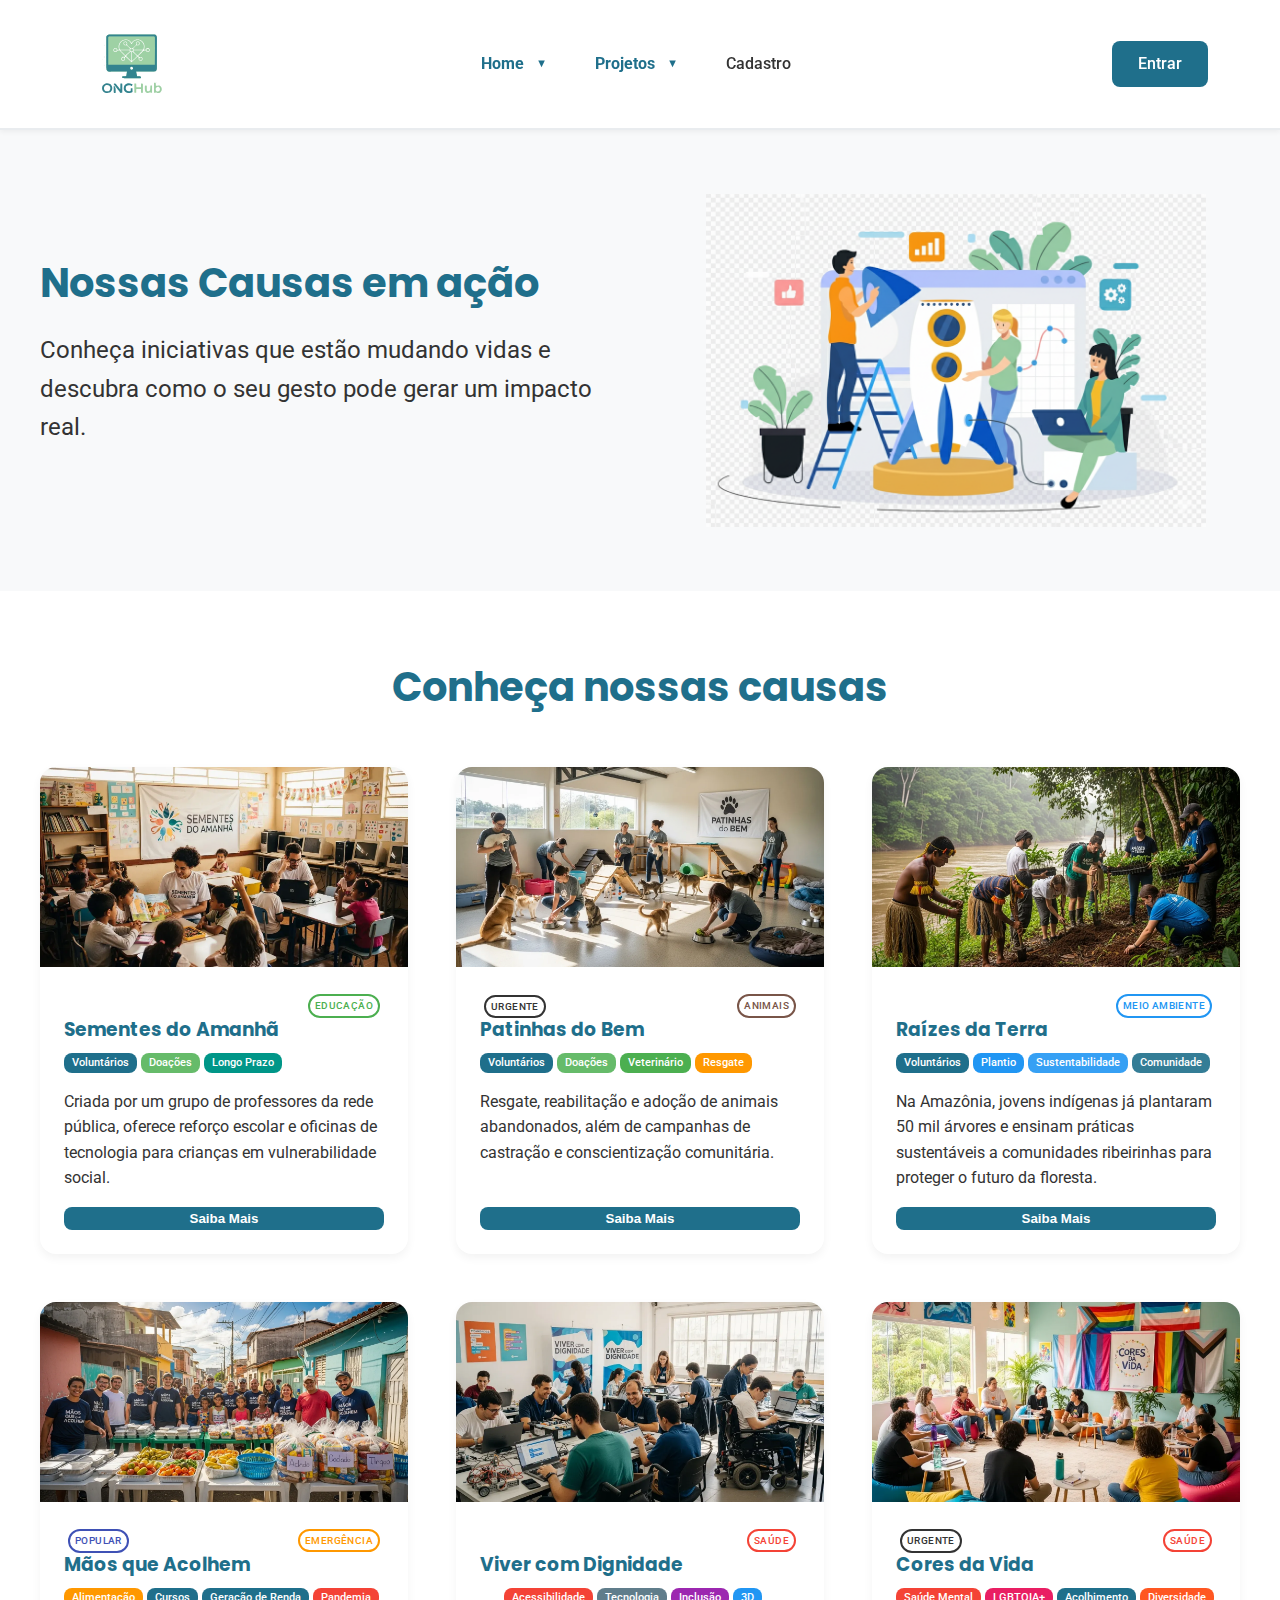
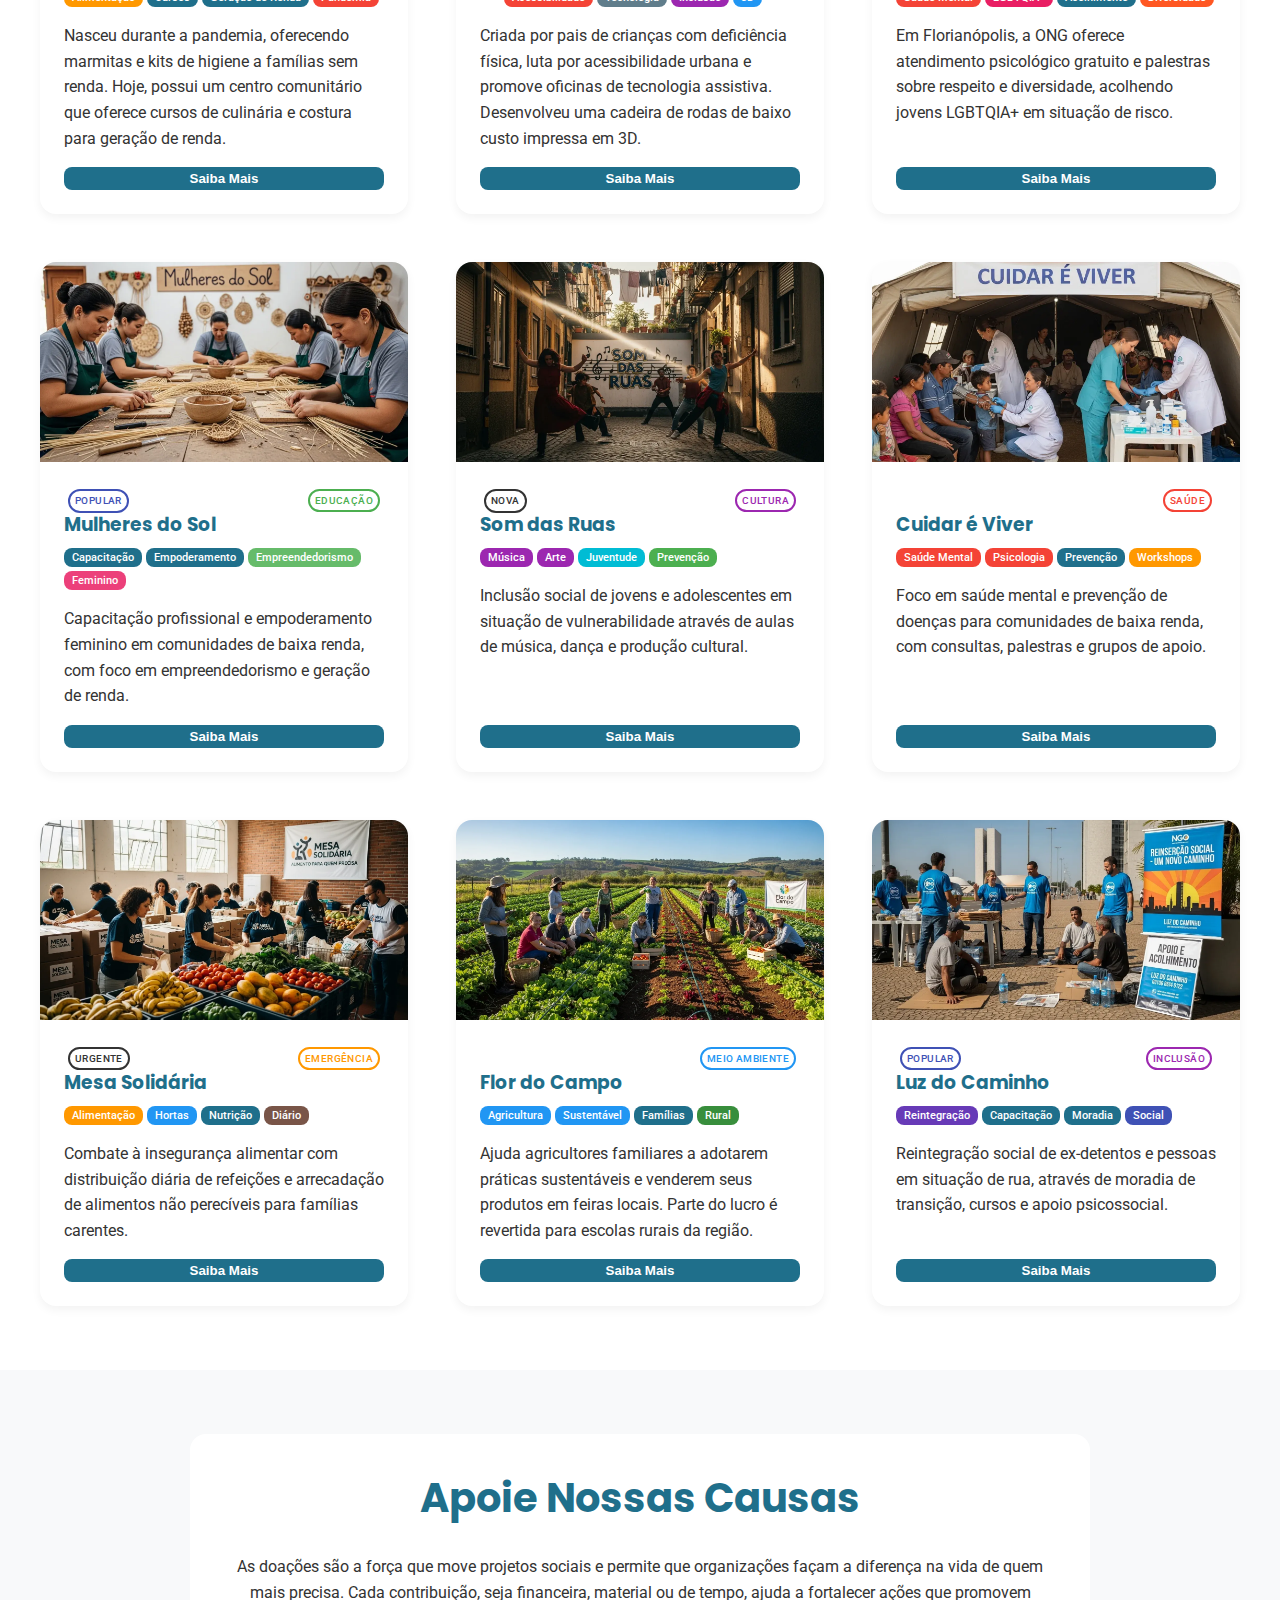
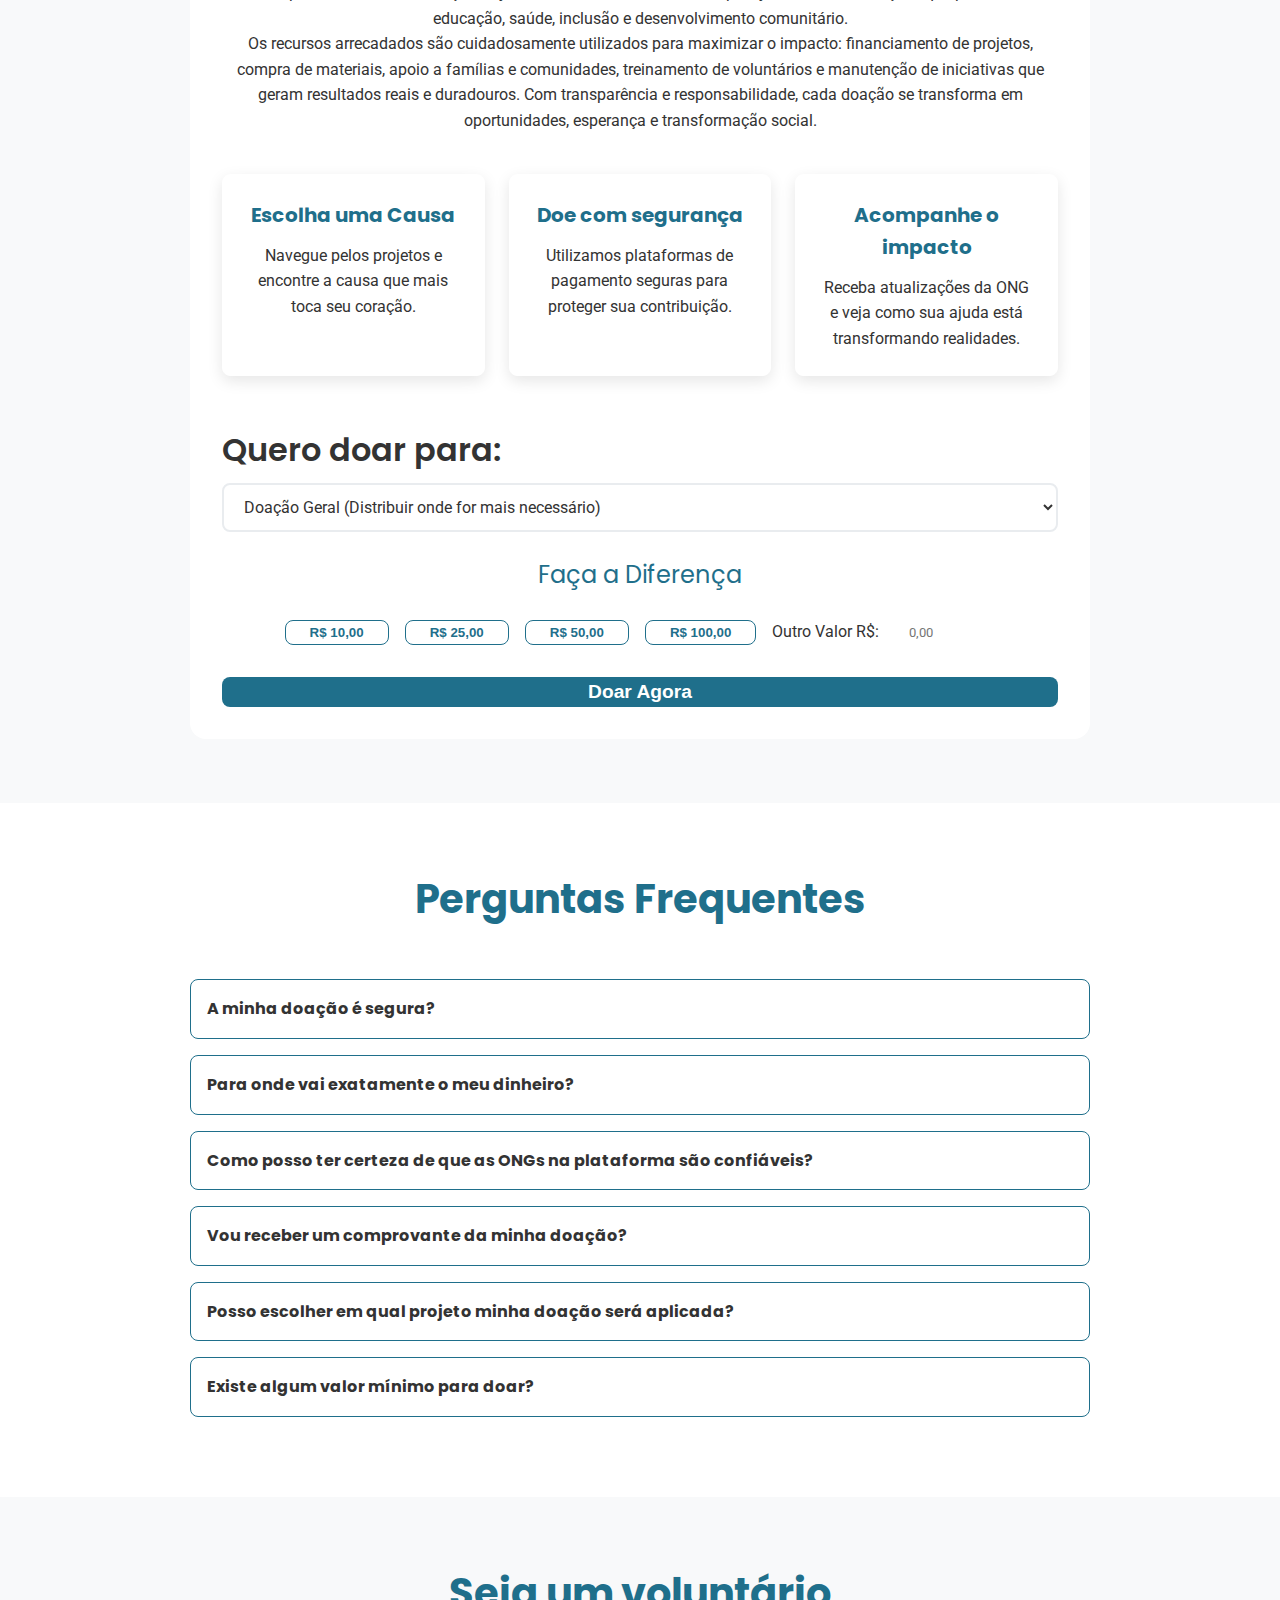
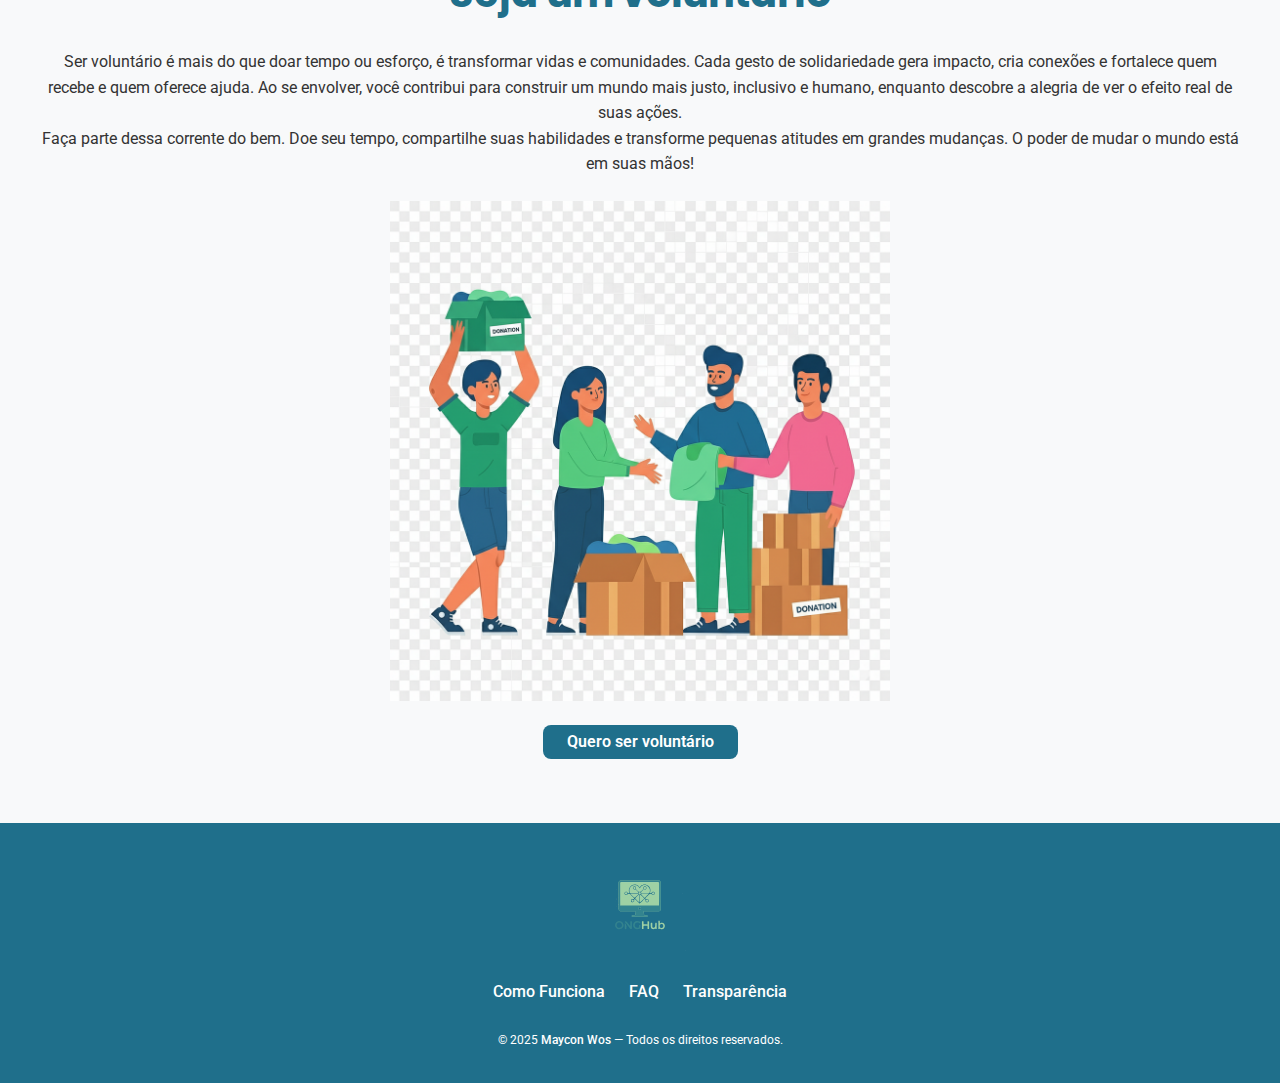
<file: ONGHub/wwwroot/projetos.min.html>
<!DOCTYPE html>
<html lang=pt-BR>
<head>
<meta charset=UTF-8>
<meta name=viewport content="width=device-width, initial-scale=1.0">
<title>Nossos Projetos - ONGHub</title> <meta name=description content="Conheça os projetos e causas que apoiamos. Descubra como sua doação pode transformar vidas e apoiar iniciativas incríveis.">
<link rel=stylesheet href=assets/css/style.min.css>
</head>
<body>
<header class=header>
<div class=header__container>
<div class=header__logo>
<img src=assets/images/logoONGHub.svg alt="ONGHub - Conectando causas a voluntários">
</div>
<button class=header__btn-mobile aria-label="Abrir menu" aria-expanded=false aria-controls=main-menu>
<span class=hamburger-icon></span>
</button>
<nav class=header__menu id=main-menu>
<ul class=nav__list>
<li class="nav__item nav__item--dropdown">
<a href=index.html class=nav__link aria-expanded=false aria-current=page>
Home
<span class=dropdown-arrow>▼</span>
</a>
<ul class=submenu>
<li><a href=index.html#sobre class=submenu__link>Sobre</a></li>
<li><a href=index.html#pilares class=submenu__link>Pilares</a></li>
<li><a href=index.html#impacto class=submenu__link>Impacto</a></li>
<li><a href=index.html#contato class=submenu__link>Contato</a></li>
</ul>
</li>
<li class="nav__item nav__item--dropdown">
<a href=projetos.html class=nav__link aria-expanded=false aria-current=page>
Projetos
<span class=dropdown-arrow>▼</span>
</a>
<ul class=submenu>
<li><a href=projetos.html#causas class=submenu__link>Causas</a></li>
<li><a href=projetos.html#doar-agora class=submenu__link>Apoie</a></li>
<li><a href=projetos.html#como-doar class=submenu__link>Como Doar</a></li>
<li><a href=projetos.html#faq class=submenu__link>FAQ</a></li>
<li><a href=projetos.html#seja-voluntario class=submenu__link>Seja Voluntário</a></li>
</ul>
</li>
<li class=nav__item><a href=cadastro.html class=nav__link>Cadastro</a></li>
</ul>
<a href=login.html class="btn btn--login">Entrar</a>
</nav>
</div>
</header>
<main>
<section class=home>
<div class=home__container>
<div class=home__content>
<div class=home__left>
<h1>Nossas Causas em ação</h1>
<p class=home__subtitle>Conheça iniciativas que estão mudando vidas e descubra como o seu gesto pode gerar um impacto real.</p>
</div>
<div class=home__right>
<img src=assets/images/projetos.webp alt="Ilustração dos projetos ONGHub">
</div>
</div>
</div>
</section>
<section class=causas id=causas>
<div class=causas__container>
<h2>Conheça nossas causas</h2>
<div class=causas__grid>
<article class=causa-card>
<img src=assets/images/SementesDoAmanhaCapa.webp alt="Imagem Sementes do Amanhã">
<div class=causa-card__header>
<h3>Sementes do Amanhã</h3>
<div class=causa-card__categoria>
<span class="badge badge--educacao">Educação</span>
</div>
</div>
<div class=causa-card__badges>
<span class="badge badge--nova">Nova</span>
<span class="badge badge--popular">Popular</span>
</div>
<div class=causa-card__tags>
<span class="tag tag--voluntario">Voluntários</span>
<span class="tag tag--doacao">Doações</span>
<span class="tag tag--longo-prazo">Longo Prazo</span>
</div>
<p class=resumo>Criada por um grupo de professores da rede pública, oferece reforço escolar e oficinas de tecnologia para crianças em vulnerabilidade social.</p>
<div class=conteudo-expandido id=desc-sementes hidden>
<p class=descricao-completa>Fundada em 2017 por um grupo de professores da rede pública, a ONG nasceu do sonho de reduzir a evasão escolar em comunidades de baixa renda. Hoje atende mais de 420 crianças por ano, oferecendo oficinas de robótica e acesso gratuito à internet.</p>
<div class=gallery-component>
<div class=gallery-main-view>
<div class="gallery-media-item active" data-index=0>
<div class=custom-play-overlay>
<button class=play-button aria-label="Reproduzir vídeo">
▶
</button>
</div>
<video controls preload=none poster=assets/images/galeria/SementesDoAmanhaVideo-thumb.webp>
<source src=assets/videos/SementesDoAmanhaVideo.webm type=video/webm>
<source src=assets/videos/SementesDoAmanhaVideo.mp4 type=video/mp4>
</video>
</div>
<div class=gallery-media-item data-index=1><img src=assets/images/galeria/SementesDoAmanha1.webp alt="Oficina de robótica" loading=lazy></div>
<div class=gallery-media-item data-index=2><img src=assets/images/galeria/SementesDoAmanha2.webp alt="Crianças estudando" loading=lazy></div>
<div class=gallery-media-item data-index=3><img src=assets/images/galeria/SementesDoAmanha3.webp alt="Professora ensinando" loading=lazy></div>
<div class=gallery-media-item data-index=4><img src=assets/images/galeria/SementesDoAmanha4.webp alt="Mural escolar" loading=lazy></div>
<div class=gallery-media-item data-index=5><img src=assets/images/galeria/SementesDoAmanha5.webp alt=Formatura loading=lazy></div>
<button class="gallery-arrow prev" aria-label="Mídia anterior">&lt;</button>
<button class="gallery-arrow next" aria-label="Próxima mídia">&gt;</button>
</div>
<div class=gallery-thumbnails>
<img src=assets/images/galeria/SementesDoAmanhaVideo-thumb.webp alt="Miniatura do vídeo" class="gallery-thumb-item active" data-index=0>
<img src=assets/images/galeria/SementesDoAmanha1.webp alt="Miniatura Imagem 1" class=gallery-thumb-item data-index=1>
<img src=assets/images/galeria/SementesDoAmanha2.webp alt="Miniatura Imagem 2" class=gallery-thumb-item data-index=2>
<img src=assets/images/galeria/SementesDoAmanha3.webp alt="Miniatura Imagem 3" class=gallery-thumb-item data-index=3>
<img src=assets/images/galeria/SementesDoAmanha4.webp class=gallery-thumb-item data-index=4>
<img src=assets/images/galeria/SementesDoAmanha5.webp class=gallery-thumb-item data-index=5>
</div>
</div>
<a href=#doar-agora class="btn btn--doar-especifico" data-causa=sementes-do-amanha>Apoiar esta Causa</a>
</div>
<button class="btn btn--saiba-mais" aria-expanded=false aria-controls=desc-sementes>Saiba Mais</button>
</article>
<article class=causa-card>
<img src=assets/images/PatinhasDoBemCapa.webp alt="Imagem Patinhas do Bem">
<div class=causa-card__header>
<h3>Patinhas do Bem</h3>
<div class=causa-card__categoria>
<span class="badge badge--animais">Animais</span>
</div>
<div class=causa-card__badges>
<span class="badge badge--urgente">Urgente</span>
</div>
</div>
<div class=causa-card__tags>
<span class="tag tag--voluntario">Voluntários</span>
<span class="tag tag--doacao">Doações</span>
<span class="tag tag--veterinario">Veterinário</span>
<span class="tag tag--resgate">Resgate</span>
</div>
<p class=resumo>Resgate, reabilitação e adoção de animais abandonados, além de campanhas de castração e conscientização comunitária.</p>
<div class=conteudo-expandido id=desc-patinhas hidden>
<p class=descricao-completa>A Patinhas do Bem atua desde 2010 resgatando animais em situação de risco. Mantemos um abrigo com capacidade para 150 cães e gatos, e realizamos feiras de adoção mensais. Nosso foco é na saúde e bem-estar, proporcionando uma segunda chance a cada vida.</p>
<div class=gallery-component>
<div class=gallery-main-view>
<div class="gallery-media-item active" data-index=0>
<div class=custom-play-overlay>
<button class=play-button aria-label="Reproduzir vídeo">
▶
</button>
</div>
<video controls preload=none poster=assets/images/galeria/PatinhasDoBemVideo-thumb.webp>
<source src=assets/videos/PatinhasDoBemVideo.webm type=video/webm>
<source src=assets/videos/PatinhasDoBemVideo.mp4 type=video/mp4>
</video>
</div>
<div class=gallery-media-item data-index=1><img src=assets/images/galeria/PatinhasDoBem1.webp alt="Cachorro sendo adotado" loading=lazy></div>
<div class=gallery-media-item data-index=2><img src=assets/images/galeria/PatinhasDoBem2.webp alt="Gatos brincando" loading=lazy></div>
<div class=gallery-media-item data-index=3><img src=assets/images/galeria/PatinhasDoBem3.webp alt="Veterinário examinando" loading=lazy></div>
<div class=gallery-media-item data-index=4><img src=assets/images/galeria/PatinhasDoBem4.webp alt="Campanha de castração" loading=lazy></div>
<div class=gallery-media-item data-index=5><img src=assets/images/galeria/PatinhasDoBem5.webp alt="Voluntários alimentando" loading=lazy></div>
<button class="gallery-arrow prev" aria-label="Mídia anterior">&lt;</button>
<button class="gallery-arrow next" aria-label="Próxima mídia">&gt;</button>
</div>
<div class=gallery-thumbnails>
<img src=assets/images/galeria/PatinhasDoBemVideo-thumb.webp alt="Miniatura do vídeo" class="gallery-thumb-item active" data-index=0>
<img src=assets/images/galeria/PatinhasDoBem1.webp class=gallery-thumb-item data-index=1>
<img src=assets/images/galeria/PatinhasDoBem2.webp class=gallery-thumb-item data-index=2>
<img src=assets/images/galeria/PatinhasDoBem3.webp class=gallery-thumb-item data-index=3>
<img src=assets/images/galeria/PatinhasDoBem4.webp class=gallery-thumb-item data-index=4>
<img src=assets/images/galeria/PatinhasDoBem5.webp class=gallery-thumb-item data-index=5>
</div>
</div>
<a href=#doar-agora class="btn btn--doar-especifico" data-causa=patinhas-do-bem>Apoiar esta Causa</a>
</div>
<button class="btn btn--saiba-mais" aria-expanded=false aria-controls=desc-patinhas>Saiba Mais</button>
</article>
<article class=causa-card>
<img src=assets/images/RaizesDaTerraCapa.webp alt="Imagem Raízes da Terra">
<div class=causa-card__header>
<h3>Raízes da Terra</h3>
<div class=causa-card__categoria>
<span class="badge badge--ambiente">Meio Ambiente</span>
</div>
</div>
<div class=causa-card__tags>
<span class="tag tag--voluntario">Voluntários</span>
<span class="tag tag--plantio">Plantio</span>
<span class="tag tag--sustentabilidade tag--opacity-90">Sustentabilidade</span>
<span class="tag tag--comunidade tag--opacity-90">Comunidade</span>
</div>
<p class=resumo>Na Amazônia, jovens indígenas já plantaram 50 mil árvores e ensinam práticas sustentáveis a comunidades ribeirinhas para proteger o futuro da floresta.</p>
<div class=conteudo-expandido id=desc-raizes hidden>
<p class=descricao-completa>Criada por jovens indígenas das etnias Tikuna e Baré, a ONG atua na recuperação de áreas desmatadas e no ensino de práticas sustentáveis.
Desde 2016, já plantou mais de 50 mil árvores nativas e capacitou 200 famílias ribeirinhas em reflorestamento e coleta seletiva.
Seu projeto “Floresta Viva” conecta doadores a áreas específicas de reflorestamento, onde cada árvore recebe o nome de quem ajudou a plantá-la.
O grupo sonha em se tornar referência em educação ambiental na Amazônia.</p>
<div class=gallery-component>
<div class=gallery-main-view>
<div class="gallery-media-item active" data-index=0>
<div class=custom-play-overlay>
<button class=play-button aria-label="Reproduzir vídeo">
▶
</button>
</div>
<video controls preload=none poster=assets/images/galeria/RaizesDaTerraVideo-thumb.webp>
<source src=assets/videos/RaizesDaTerraVideo.webm type=video/webm>
<source src=assets/videos/RaizesDaTerraVideo.mp4 type=video/mp4>
</video>
</div>
<div class=gallery-media-item data-index=1><img src=assets/images/galeria/RaizesDaTerra1.webp alt="Plantação agroflorestal" loading=lazy></div>
<div class=gallery-media-item data-index=2><img src=assets/images/galeria/RaizesDaTerra2.webp alt="Viveiro de mudas" loading=lazy></div>
<div class=gallery-media-item data-index=3><img src=assets/images/galeria/RaizesDaTerra3.webp alt="Agricultor no campo" loading=lazy></div>
<div class=gallery-media-item data-index=4><img src=assets/images/galeria/RaizesDaTerra4.webp alt="Curso de agroecologia" loading=lazy></div>
<div class=gallery-media-item data-index=5><img src=assets/images/galeria/RaizesDaTerra5.webp alt="Mata recuperada" loading=lazy></div>
<button class="gallery-arrow prev" aria-label="Mídia anterior">&lt;</button>
<button class="gallery-arrow next" aria-label="Próxima mídia">&gt;</button>
</div>
<div class=gallery-thumbnails>
<img src=assets/images/galeria/RaizesDaTerraVideo-thumb.webp class="gallery-thumb-item active" data-index=0>
<img src=assets/images/galeria/RaizesDaTerra1.webp class=gallery-thumb-item data-index=1>
<img src=assets/images/galeria/RaizesDaTerra2.webp class=gallery-thumb-item data-index=2>
<img src=assets/images/galeria/RaizesDaTerra3.webp class=gallery-thumb-item data-index=3>
<img src=assets/images/galeria/RaizesDaTerra4.webp class=gallery-thumb-item data-index=4>
<img src=assets/images/galeria/RaizesDaTerra5.webp class=gallery-thumb-item data-index=5>
</div>
</div>
<a href=#doar-agora class="btn btn--doar-especifico" data-causa=raizes-da-terra>Apoiar esta Causa</a>
</div>
<button class="btn btn--saiba-mais" aria-expanded=false aria-controls=desc-raizes>Saiba Mais</button>
</article>
<article class=causa-card>
<img src=assets/images/MaosQueAcolhemCapa.webp alt="Imagem Mãos que Acolhem">
<div class=causa-card__header>
<h3>Mãos que Acolhem</h3>
<div class=causa-card__categoria>
<span class="badge badge--emergencia">Emergência</span>
</div>
<div class=causa-card__badges>
<span class="badge badge--popular">Popular</span>
</div>
</div>
<div class=causa-card__tags>
<span class="tag tag--emergencia">Alimentação</span>
<span class="tag tag--voluntario">Cursos</span>
<span class="tag tag--comunidade">Geração de Renda</span>
<span class="tag tag--pandemia">Pandemia</span>
</div>
<p class=resumo>Nasceu durante a pandemia, oferecendo marmitas e kits de higiene a famílias sem renda. Hoje, possui um centro comunitário que oferece cursos de culinária e costura para geração de renda.</p>
<div class=conteudo-expandido id=desc-maos hidden>
<p class=descricao-completa>Nascida durante a pandemia de 2020, a ONG começou distribuindo marmitas feitas por voluntários de um bairro popular.
Com o tempo, ampliou sua atuação e hoje mantém um centro comunitário que oferece 3.000 refeições mensais e cursos gratuitos de culinária e costura.
Mais de 80 mulheres já se formaram e abriram pequenos negócios locais.
A ONG se orgulha de ser um ponto de esperança e acolhimento para quem perdeu tudo.</p>
<div class=gallery-component>
<div class=gallery-main-view>
<div class="gallery-media-item active" data-index=0>
<div class=custom-play-overlay>
<button class=play-button aria-label="Reproduzir vídeo">
▶
</button>
</div>
<video controls preload=none poster=assets/images/galeria/MaosQueAcolhemVideo-thumb.webp>
<source src=assets/videos/MaosQueAcolhemVideo.webm type=video/webm>
<source src=assets/videos/MaosQueAcolhemVideo.mp4 type=video/mp4>
</video>
</div>
<div class=gallery-media-item data-index=1><img src=assets/images/galeria/MaosQueAcolhem1.webp alt="Aula de português" loading=lazy></div>
<div class=gallery-media-item data-index=2><img src=assets/images/galeria/MaosQueAcolhem2.webp alt="Refugiados em entrevista" loading=lazy></div>
<div class=gallery-media-item data-index=3><img src=assets/images/galeria/MaosQueAcolhem3.webp alt="Reunião de apoio" loading=lazy></div>
<div class=gallery-media-item data-index=4><img src=assets/images/galeria/MaosQueAcolhem4.webp alt="Cozinha comunitária" loading=lazy></div>
<div class=gallery-media-item data-index=5><img src=assets/images/galeria/MaosQueAcolhem5.webp alt="Entrega de documentos" loading=lazy></div>
<button class="gallery-arrow prev" aria-label="Mídia anterior">&lt;</button>
<button class="gallery-arrow next" aria-label="Próxima mídia">&gt;</button>
</div>
<div class=gallery-thumbnails>
<img src=assets/images/galeria/MaosQueAcolhemVideo-thumb.webp class="gallery-thumb-item active" data-index=0>
<img src=assets/images/galeria/MaosQueAcolhem1.webp class=gallery-thumb-item data-index=1>
<img src=assets/images/galeria/MaosQueAcolhem2.webp class=gallery-thumb-item data-index=2>
<img src=assets/images/galeria/MaosQueAcolhem3.webp class=gallery-thumb-item data-index=3>
<img src=assets/images/galeria/MaosQueAcolhem4.webp class=gallery-thumb-item data-index=4>
<img src=assets/images/galeria/MaosQueAcolhem5.webp class=gallery-thumb-item data-index=5>
</div>
</div>
<a href=#doar-agora class="btn btn--doar-especifico" data-causa=maos-que-acolhem>Apoiar esta Causa</a>
</div>
<button class="btn btn--saiba-mais" aria-expanded=false aria-controls=desc-maos>Saiba Mais</button>
</article>
<article class=causa-card>
<img src=assets/images/ViverComDignidadeCapa.webp alt="Imagem Viver com Dignidade">
<div class=causa-card__header>
<h3>Viver com Dignidade</h3>
<div class=causa-card__categoria>
<span class="badge badge--saude">Saúde</span>
</div>
<div class=causa-card__tags>
<span class="tag tag--saude">Acessibilidade</span>
<span class="tag tag--tecnologia">Tecnologia</span>
<span class="tag tag--inclusao">Inclusão</span>
<span class="tag tag--3d">3D</span>
</div>
</div>
<p class=resumo>Criada por pais de crianças com deficiência física, luta por acessibilidade urbana e promove oficinas de tecnologia assistiva. Desenvolveu uma cadeira de rodas de baixo custo impressa em 3D.</p>
<div class=conteudo-expandido id=desc-viver hidden>
<p class=descricao-completa>Criada por André Santos, pai de uma criança com paralisia cerebral, a ONG surgiu da necessidade de tornar a cidade mais acessível.
Hoje, conta com uma equipe de engenheiros e designers que desenvolveram uma cadeira de rodas modular de baixo custo, impressa em 3D.
O projeto já beneficiou 150 pessoas com mobilidade reduzida e oferece oficinas de programação e robótica inclusiva.
A missão da ONG é “transformar barreiras em pontes”.</p>
<div class=gallery-component>
<div class=gallery-main-view>
<div class="gallery-media-item active" data-index=0>
<div class=custom-play-overlay>
<button class=play-button aria-label="Reproduzir vídeo">
▶
</button>
</div>
<video controls preload=none poster=assets/images/galeria/ViverComDignidadeVideo-thumb.webp>
<source src=assets/videos/ViverComDignidadeVideo.webm type=video/webm>
<source src=assets/videos/ViverComDignidadeVideo.mp4 type=video/mp4>
</video>
</div>
<div class=gallery-media-item data-index=1><img src=assets/images/galeria/ViverComDignidade1.webp alt="Idosos em atividade" loading=lazy></div>
<div class=gallery-media-item data-index=2><img src=assets/images/galeria/ViverComDignidade2.webp alt="Enfermeira e paciente" loading=lazy></div>
<div class=gallery-media-item data-index=3><img src=assets/images/galeria/ViverComDignidade3.webp alt="Jardim da casa de repouso" loading=lazy></div>
<div class=gallery-media-item data-index=4><img src=assets/images/galeria/ViverComDignidade4.webp alt="Refeição em grupo" loading=lazy></div>
<div class=gallery-media-item data-index=5><img src=assets/images/galeria/ViverComDignidade5.webp alt="Sessão de fisioterapia" loading=lazy></div>
<button class="gallery-arrow prev" aria-label="Mídia anterior">&lt;</button>
<button class="gallery-arrow next" aria-label="Próxima mídia">&gt;</button>
</div>
<div class=gallery-thumbnails>
<img src=assets/images/galeria/ViverComDignidadeVideo-thumb.webp class="gallery-thumb-item active" data-index=0>
<img src=assets/images/galeria/ViverComDignidade1.webp class=gallery-thumb-item data-index=1>
<img src=assets/images/galeria/ViverComDignidade2.webp class=gallery-thumb-item data-index=2>
<img src=assets/images/galeria/ViverComDignidade3.webp class=gallery-thumb-item data-index=3>
<img src=assets/images/galeria/ViverComDignidade4.webp class=gallery-thumb-item data-index=4>
<img src=assets/images/galeria/ViverComDignidade5.webp class=gallery-thumb-item data-index=5>
</div>
</div>
<a href=#doar-agora class="btn btn--doar-especifico" data-causa=viver-com-dignidade>Apoiar esta Causa</a>
</div>
<button class="btn btn--saiba-mais" aria-expanded=false aria-controls=desc-viver>Saiba Mais</button>
</article>
<article class=causa-card>
<img src=assets/images/CoresDaVidaCapa.webp alt="Imagem Cores da Vida">
<div class=causa-card__header>
<h3>Cores da Vida</h3>
<div class=causa-card__categoria>
<span class="badge badge--saude">Saúde</span>
</div>
<div class=causa-card__badges>
<span class="badge badge--urgente">Urgente</span>
</div>
</div>
<div class=causa-card__tags>
<span class="tag tag--saude">Saúde Mental</span>
<span class="tag tag--lgbtqia">LGBTQIA+</span>
<span class="tag tag--comunidade">Acolhimento</span>
<span class="tag tag--diversidade">Diversidade</span>
</div>
<p class=resumo>Em Florianópolis, a ONG oferece atendimento psicológico gratuito e palestras sobre respeito e diversidade, acolhendo jovens LGBTQIA+ em situação de risco.</p>
<div class=conteudo-expandido id=desc-cores hidden>
<p class=descricao-completa>Fundada em 2018 por estudantes universitários, a ONG oferece apoio psicológico gratuito e palestras sobre respeito e diversidade. Já realizou mais de 400 atendimentos psicológicos e 200 palestras em escolas e empresas. Seu projeto “Famílias de Coração” conecta jovens LGBTQIA+ expulsos de casa com famílias acolhedoras. O impacto social da ONG tem sido reconhecido nacionalmente por promover empatia e segurança.</p>
<div class=gallery-component>
<div class=gallery-main-view>
<div class="gallery-media-item active" data-index=0>
<div class=custom-play-overlay>
<button class=play-button aria-label="Reproduzir vídeo">
▶
</button>
</div>
<video controls preload=none poster=assets/images/galeria/CoresDaVidaVideo-thumb.webp>
<source src=assets/videos/CoresDaVidaVideo.webm type=video/webm>
<source src=assets/videos/CoresDaVidaVideo.mp4 type=video/mp4>
</video>
</div>
<div class=gallery-media-item data-index=1><img src=assets/images/galeria/CoresDaVida1.webp alt="Oficina de pintura" loading=lazy></div>
<div class=gallery-media-item data-index=2><img src=assets/images/galeria/CoresDaVida2.webp alt="Pessoas tocando instrumentos" loading=lazy></div>
<div class=gallery-media-item data-index=3><img src=assets/images/galeria/CoresDaVida3.webp alt="Apresentação de teatro" loading=lazy></div>
<div class=gallery-media-item data-index=4><img src=assets/images/galeria/CoresDaVida4.webp alt="Exposição de arte" loading=lazy></div>
<div class=gallery-media-item data-index=5><img src=assets/images/galeria/CoresDaVida5.webp alt="Grupo de dança" loading=lazy></div>
<button class="gallery-arrow prev" aria-label="Mídia anterior">&lt;</button>
<button class="gallery-arrow next" aria-label="Próxima mídia">&gt;</button>
</div>
<div class=gallery-thumbnails>
<img src=assets/images/galeria/CoresDaVidaVideo-thumb.webp class="gallery-thumb-item active" data-index=0>
<img src=assets/images/galeria/CoresDaVida1.webp class=gallery-thumb-item data-index=1>
<img src=assets/images/galeria/CoresDaVida2.webp class=gallery-thumb-item data-index=2>
<img src=assets/images/galeria/CoresDaVida3.webp class=gallery-thumb-item data-index=3>
<img src=assets/images/galeria/CoresDaVida4.webp class=gallery-thumb-item data-index=4>
<img src=assets/images/galeria/CoresDaVida5.webp class=gallery-thumb-item data-index=5>
</div>
</div>
<a href=#doar-agora class="btn btn--doar-especifico" data-causa=cores-da-vida>Apoiar esta Causa</a>
</div>
<button class="btn btn--saiba-mais" aria-expanded=false aria-controls=desc-cores>Saiba Mais</button>
</article>
<article class=causa-card>
<img src=assets/images/MulheresDoSolCapa.webp alt="Imagem Mulheres do Sol">
<div class=causa-card__header>
<h3>Mulheres do Sol</h3>
<div class=causa-card__categoria>
<span class="badge badge--educacao">Educação</span>
</div>
<div class=causa-card__badges>
<span class="badge badge--popular">Popular</span>
</div>
</div>
<div class=causa-card__tags>
<span class="tag tag--voluntario">Capacitação</span>
<span class="tag tag--comunidade">Empoderamento</span>
<span class="tag tag--doacao">Empreendedorismo</span>
<span class="tag tag--feminino">Feminino</span>
</div>
<p class=resumo>Capacitação profissional e empoderamento feminino em comunidades de baixa renda, com foco em empreendedorismo e geração de renda.</p>
<div class=conteudo-expandido id=desc-mulheres hidden>
<p class=descricao-completa>Oferecemos cursos profissionalizantes em costura, culinária e artesanato, além de workshops sobre finanças e direitos. O projeto já formou mais de 350 mulheres, ajudando-as a abrir seus próprios negócios e conquistar a independência financeira. Nossa missão é transformar vidas através do conhecimento e da união.</p>
<div class=gallery-component>
<div class=gallery-main-view>
<div class="gallery-media-item active" data-index=0>
<div class=custom-play-overlay>
<button class=play-button aria-label="Reproduzir vídeo">
▶
</button>
</div>
<video controls preload=none poster=assets/images/galeria/MulheresDoSolVideo-thumb.webp>
<source src=assets/videos/MulheresDoSolVideo.webm type=video/webm>
<source src=assets/videos/MulheresDoSolVideo.mp4 type=video/mp4>
</video>
</div>
<div class=gallery-media-item data-index=1><img src=assets/images/galeria/MulheresDoSol1.webp alt="Oficina de costura" loading=lazy></div>
<div class=gallery-media-item data-index=2><img src=assets/images/galeria/MulheresDoSol2.webp alt="Empreendedoras em feira" loading=lazy></div>
<div class=gallery-media-item data-index=3><img src=assets/images/galeria/MulheresDoSol3.webp alt="Workshop de finanças" loading=lazy></div>
<div class=gallery-media-item data-index=4><img src=assets/images/galeria/MulheresDoSol4.webp alt="Grupo de mulheres sorrindo" loading=lazy></div>
<div class=gallery-media-item data-index=5><img src=assets/images/galeria/MulheresDoSol5.webp alt="Aulas de artesanato" loading=lazy></div>
<button class="gallery-arrow prev" aria-label="Mídia anterior">&lt;</button>
<button class="gallery-arrow next" aria-label="Próxima mídia">&gt;</button>
</div>
<div class=gallery-thumbnails>
<img src=assets/images/galeria/MulheresDoSolVideo-thumb.webp class="gallery-thumb-item active" data-index=0>
<img src=assets/images/galeria/MulheresDoSol1.webp class=gallery-thumb-item data-index=1>
<img src=assets/images/galeria/MulheresDoSol2.webp class=gallery-thumb-item data-index=2>
<img src=assets/images/galeria/MulheresDoSol3.webp class=gallery-thumb-item data-index=3>
<img src=assets/images/galeria/MulheresDoSol4.webp class=gallery-thumb-item data-index=4>
<img src=assets/images/galeria/MulheresDoSol5.webp class=gallery-thumb-item data-index=5>
</div>
</div>
<a href=#doar-agora class="btn btn--doar-especifico" data-causa=mulheres-do-sol>Apoiar esta Causa</a>
</div>
<button class="btn btn--saiba-mais" aria-expanded=false aria-controls=desc-mulheres>Saiba Mais</button>
</article>
<article class=causa-card>
<img src=assets/images/SomDasRuasCapa.webp alt="Imagem Som das Ruas">
<div class=causa-card__header>
<h3>Som das Ruas</h3>
<div class=causa-card__categoria>
<span class="badge badge--cultura">Cultura</span>
</div>
<div class=causa-card__badges>
<span class="badge badge--nova">Nova</span>
</div>
</div>
<div class=causa-card__tags>
<span class="tag tag--cultura">Música</span>
<span class="tag tag--arte">Arte</span>
<span class="tag tag--juventude">Juventude</span>
<span class="tag tag--prevencao">Prevenção</span>
</div>
<p class=resumo>Inclusão social de jovens e adolescentes em situação de vulnerabilidade através de aulas de música, dança e produção cultural.</p>
<div class=conteudo-expandido id=desc-som hidden>
<p class=descricao-completa>O projeto oferece instrumentos e aulas gratuitas de violão, percussão, DJing e grafite. Nosso estúdio comunitário permite que os jovens gravem suas próprias músicas, incentivando o desenvolvimento de talentos e a construção de uma identidade positiva, afastando-os da criminalidade.</p>
<div class=gallery-component>
<div class=gallery-main-view>
<div class="gallery-media-item active" data-index=0>
<div class=custom-play-overlay>
<button class=play-button aria-label="Reproduzir vídeo">
▶
</button>
</div>
<video controls preload=none poster=assets/images/galeria/SomDasRuasVideo-thumb.webp>
<source src=assets/videos/SomDasRuasVideo.webm type=video/webm>
<source src=assets/videos/SomDasRuasVideo.mp4 type=video/mp4>
</video>
</div>
<div class=gallery-media-item data-index=1><img src=assets/images/galeria/SomDasRuas1.webp alt="Aula de violão" loading=lazy></div>
<div class=gallery-media-item data-index=2><img src=assets/images/galeria/SomDasRuas2.webp alt="Jovens dançando break" loading=lazy></div>
<div class=gallery-media-item data-index=3><img src=assets/images/galeria/SomDasRuas3.webp alt="Oficina de grafite" loading=lazy></div>
<div class=gallery-media-item data-index=4><img src=assets/images/galeria/SomDasRuas4.webp alt="Gravação em estúdio" loading=lazy></div>
<div class=gallery-media-item data-index=5><img src=assets/images/galeria/SomDasRuas5.webp alt="Apresentação musical" loading=lazy></div>
<button class="gallery-arrow prev" aria-label="Mídia anterior">&lt;</button>
<button class="gallery-arrow next" aria-label="Próxima mídia">&gt;</button>
</div>
<div class=gallery-thumbnails>
<img src=assets/images/galeria/SomDasRuasVideo-thumb.webp class="gallery-thumb-item active" data-index=0>
<img src=assets/images/galeria/SomDasRuas1.webp class=gallery-thumb-item data-index=1>
<img src=assets/images/galeria/SomDasRuas2.webp class=gallery-thumb-item data-index=2>
<img src=assets/images/galeria/SomDasRuas3.webp class=gallery-thumb-item data-index=3>
<img src=assets/images/galeria/SomDasRuas4.webp class=gallery-thumb-item data-index=4>
<img src=assets/images/galeria/SomDasRuas5.webp class=gallery-thumb-item data-index=5>
</div>
</div>
<a href=#doar-agora class="btn btn--doar-especifico" data-causa=som-das-ruas>Apoiar esta Causa</a>
</div>
<button class="btn btn--saiba-mais" aria-expanded=false aria-controls=desc-som>Saiba Mais</button>
</article>
<article class=causa-card>
<img src=assets/images/CuidarEViverCapa.webp alt="Imagem Cuidar é Viver">
<div class=causa-card__header>
<h3>Cuidar é Viver</h3>
<div class=causa-card__categoria>
<span class="badge badge--saude">Saúde</span>
</div>
</div>
<div class=causa-card__tags>
<span class="tag tag--saude">Saúde Mental</span>
<span class="tag tag--medicos">Psicologia</span>
<span class="tag tag--comunidade">Prevenção</span>
<span class="tag tag--workshops">Workshops</span>
</div>
<p class=resumo>Foco em saúde mental e prevenção de doenças para comunidades de baixa renda, com consultas, palestras e grupos de apoio.</p>
<div class=conteudo-expandido id=desc-cuidar hidden>
<p class=descricao-completa>Nossa equipe multidisciplinar oferece atendimento psicológico e psiquiátrico acessível. Promovemos workshops sobre manejo de estresse, ansiedade e depressão, e realizamos check-ups de saúde preventiva. Cuidar é Viver busca desmistificar a saúde mental e torná-la prioridade em todos os lares.</p>
<div class=gallery-component>
<div class=gallery-main-view>
<div class="gallery-media-item active" data-index=0>
<div class=custom-play-overlay>
<button class=play-button aria-label="Reproduzir vídeo">
▶
</button>
</div>
<video controls preload=none poster=assets/images/galeria/CuidarEViverVideo-thumb.webp>
<source src=assets/videos/CuidarEViverVideo.webm type=video/webm>
<source src=assets/videos/CuidarEViverVideo.mp4 type=video/mp4>
</video>
</div>
<div class=gallery-media-item data-index=1><img src=assets/images/galeria/CuidarEViver1.webp alt="Sessão de terapia" loading=lazy></div>
<div class=gallery-media-item data-index=2><img src=assets/images/galeria/CuidarEViver2.webp alt="Palestra de saúde" loading=lazy></div>
<div class=gallery-media-item data-index=3><img src=assets/images/galeria/CuidarEViver3.webp alt="Médico e paciente" loading=lazy></div>
<div class=gallery-media-item data-index=4><img src=assets/images/galeria/CuidarEViver4.webp alt="Grupo de apoio" loading=lazy></div>
<div class=gallery-media-item data-index=5><img src=assets/images/galeria/CuidarEViver5.webp alt="Distribuição de kits de higiene" loading=lazy></div>
<button class="gallery-arrow prev" aria-label="Mídia anterior">&lt;</button>
<button class="gallery-arrow next" aria-label="Próxima mídia">&gt;</button>
</div>
<div class=gallery-thumbnails>
<img src=assets/images/galeria/CuidarEViverVideo-thumb.webp class="gallery-thumb-item active" data-index=0>
<img src=assets/images/galeria/CuidarEViver1.webp class=gallery-thumb-item data-index=1>
<img src=assets/images/galeria/CuidarEViver2.webp class=gallery-thumb-item data-index=2>
<img src=assets/images/galeria/CuidarEViver3.webp class=gallery-thumb-item data-index=3>
<img src=assets/images/galeria/CuidarEViver4.webp class=gallery-thumb-item data-index=4>
<img src=assets/images/galeria/CuidarEViver5.webp class=gallery-thumb-item data-index=5>
</div>
</div>
<a href=#doar-agora class="btn btn--doar-especifico" data-causa=cuidar-e-viver>Apoiar esta Causa</a>
</div>
<button class="btn btn--saiba-mais" aria-expanded=false aria-controls=desc-cuidar>Saiba Mais</button>
</article>
<article class=causa-card>
<img src=assets/images/MesaSolidariaCapa.webp alt="Imagem Mesa Solidária">
<div class=causa-card__header>
<h3>Mesa Solidária</h3>
<div class=causa-card__categoria>
<span class="badge badge--emergencia">Emergência</span>
</div>
<div class=causa-card__badges>
<span class="badge badge--urgente">Urgente</span>
</div>
</div>
<div class=causa-card__tags>
<span class="tag tag--emergencia">Alimentação</span>
<span class="tag tag--sustentabilidade">Hortas</span>
<span class="tag tag--comunidade">Nutrição</span>
<span class="tag tag--diario">Diário</span>
</div>
<p class=resumo>Combate à insegurança alimentar com distribuição diária de refeições e arrecadação de alimentos não perecíveis para famílias carentes.</p>
<div class=conteudo-expandido id=desc-mesa hidden>
<p class=descricao-completa>Nossa cozinha comunitária prepara e distribui mais de 500 refeições nutritivas por dia. Além da alimentação imediata, promovemos hortas urbanas para ensinar as famílias a cultivar seus próprios alimentos, promovendo a sustentabilidade e a educação nutricional a longo prazo.</p>
<div class=gallery-component>
<div class=gallery-main-view>
<div class="gallery-media-item active" data-index=0>
<div class=custom-play-overlay>
<button class=play-button aria-label="Reproduzir vídeo">
▶
</button>
</div>
<video controls preload=none poster=assets/images/galeria/MesaSolidariaVideo-thumb.webp>
<source src=assets/videos/MesaSolidariaVideo.webm type=video/webm>
<source src=assets/videos/MesaSolidariaVideo.mp4 type=video/mp4>
</video>
</div>
<div class=gallery-media-item data-index=1><img src=assets/images/galeria/MesaSolidaria1.webp alt="Distribuição de marmitas" loading=lazy></div>
<div class=gallery-media-item data-index=2><img src=assets/images/galeria/MesaSolidaria2.webp alt="Voluntários cozinhando" loading=lazy></div>
<div class=gallery-media-item data-index=3><img src=assets/images/galeria/MesaSolidaria3.webp alt="Horta urbana" loading=lazy></div>
<div class=gallery-media-item data-index=4><img src=assets/images/galeria/MesaSolidaria4.webp alt="Estoque de alimentos" loading=lazy></div>
<div class=gallery-media-item data-index=5><img src=assets/images/galeria/MesaSolidaria5.webp alt="Família recebendo cesta básica" loading=lazy></div>
<button class="gallery-arrow prev" aria-label="Mídia anterior">&lt;</button>
<button class="gallery-arrow next" aria-label="Próxima mídia">&gt;</button>
</div>
<div class=gallery-thumbnails>
<img src=assets/images/galeria/MesaSolidariaVideo-thumb.webp class="gallery-thumb-item active" data-index=0>
<img src=assets/images/galeria/MesaSolidaria1.webp class=gallery-thumb-item data-index=1>
<img src=assets/images/galeria/MesaSolidaria2.webp class=gallery-thumb-item data-index=2>
<img src=assets/images/galeria/MesaSolidaria3.webp class=gallery-thumb-item data-index=3>
<img src=assets/images/galeria/MesaSolidaria4.webp class=gallery-thumb-item data-index=4>
<img src=assets/images/galeria/MesaSolidaria5.webp class=gallery-thumb-item data-index=5>
</div>
</div>
<a href=#doar-agora class="btn btn--doar-especifico" data-causa=mesa-solidaria>Apoiar esta Causa</a>
</div>
<button class="btn btn--saiba-mais" aria-expanded=false aria-controls=desc-mesa>Saiba Mais</button>
</article>
<article class=causa-card>
<img src=assets/images/FlorDoCampoCapa.webp alt="Imagem Flor do Campo">
<div class=causa-card__header>
<h3>Flor do Campo</h3>
<div class=causa-card__categoria>
<span class="badge badge--ambiente">Meio Ambiente</span>
</div>
</div>
<div class=causa-card__tags>
<span class="tag tag--ambiente">Agricultura</span>
<span class="tag tag--sustentabilidade">Sustentável</span>
<span class="tag tag--comunidade">Famílias</span>
<span class="tag tag--rural">Rural</span>
</div>
<p class=resumo>Ajuda agricultores familiares a adotarem práticas sustentáveis e venderem seus produtos em feiras locais. Parte do lucro é revertida para escolas rurais da região.</p>
<div class=conteudo-expandido id=desc-flor hidden>
<p class=descricao-completa>Criada em 2014 por um grupo de agricultores, promove práticas sustentáveis e a venda direta dos produtos em feiras.
A ONG já apoiou 120 famílias com capacitação técnica e estrutura de irrigação ecológica.
Seu projeto “Raiz Sustentável” reduziu em 35% o uso de agrotóxicos nas propriedades participantes.
Parte do lucro das feiras é revertido para escolas rurais da região.</p>
<div class=gallery-component>
<div class=gallery-main-view>
<div class="gallery-media-item active" data-index=0>
<div class=custom-play-overlay>
<button class=play-button aria-label="Reproduzir vídeo">
▶
</button>
</div>
<video controls preload=none poster=assets/images/galeria/FlorDoCampoVideo-thumb.webp>
<source src=assets/videos/FlorDoCampoVideo.webm type=video/webm>
<source src=assets/videos/FlorDoCampoVideo.mp4 type=video/mp4>
</video>
</div>
<div class=gallery-media-item data-index=1><img src=assets/images/galeria/FlorDoCampo1.webp alt="Roda de conversa na aldeia" loading=lazy></div>
<div class=gallery-media-item data-index=2><img src=assets/images/galeria/FlorDoCampo2.webp alt="Crianças na escola bilíngue" loading=lazy></div>
<div class=gallery-media-item data-index=3><img src=assets/images/galeria/FlorDoCampo3.webp alt="Artesanato indígena" loading=lazy></div>
<div class=gallery-media-item data-index=4><img src=assets/images/galeria/FlorDoCampo4.webp alt="Ritual cultural" loading=lazy></div>
<div class=gallery-media-item data-index=5><img src=assets/images/galeria/FlorDoCampo5.webp alt="Plantação sustentável" loading=lazy></div>
<button class="gallery-arrow prev" aria-label="Mídia anterior">&lt;</button>
<button class="gallery-arrow next" aria-label="Próxima mídia">&gt;</button>
</div>
<div class=gallery-thumbnails>
<img src=assets/images/galeria/FlorDoCampoVideo-thumb.webp class="gallery-thumb-item active" data-index=0>
<img src=assets/images/galeria/FlorDoCampo1.webp class=gallery-thumb-item data-index=1>
<img src=assets/images/galeria/FlorDoCampo2.webp class=gallery-thumb-item data-index=2>
<img src=assets/images/galeria/FlorDoCampo3.webp class=gallery-thumb-item data-index=3>
<img src=assets/images/galeria/FlorDoCampo4.webp class=gallery-thumb-item data-index=4>
<img src=assets/images/galeria/FlorDoCampo5.webp class=gallery-thumb-item data-index=5>
</div>
</div>
<a href=#doar-agora class="btn btn--doar-especifico" data-causa=flor-do-campo>Apoiar esta Causa</a>
</div>
<button class="btn btn--saiba-mais" aria-expanded=false aria-controls=desc-flor>Saiba Mais</button>
</article>
<article class=causa-card>
<img src=assets/images/LuzDoCaminhoCapa.webp alt="Imagem Luz do Caminho">
<div class=causa-card__header>
<h3>Luz do Caminho</h3>
<div class=causa-card__categoria>
<span class="badge badge--inclusao">Inclusão</span>
</div>
<div class=causa-card__badges>
<span class="badge badge--popular">Popular</span>
</div>
</div>
<div class=causa-card__tags>
<span class="tag tag--reintegracao">Reintegração</span>
<span class="tag tag--voluntario">Capacitação</span>
<span class="tag tag--comunidade">Moradia</span>
<span class="tag tag--social">Social</span>
</div>
<p class=resumo>Reintegração social de ex-detentos e pessoas em situação de rua, através de moradia de transição, cursos e apoio psicossocial.</p>
<div class=conteudo-expandido id=desc-luz hidden>
<p class=descricao-completa>Nosso programa de 12 meses oferece moradia assistida, mentorias de recolocação profissional e cursos técnicos. O foco é na reconstrução da autoestima e da cidadania, ajudando os indivíduos a superar o estigma e a construir um futuro estável e produtivo na sociedade.</p>
<div class=gallery-component>
<div class=gallery-main-view>
<div class="gallery-media-item active" data-index=0>
<div class=custom-play-overlay>
<button class=play-button aria-label="Reproduzir vídeo">
▶
</button>
</div>
<video controls preload=none poster=assets/images/galeria/LuzDoCaminhoVideo-thumb.webp>
<source src=assets/videos/LuzDoCaminhoVideo.webm type=video/webm>
<source src=assets/videos/LuzDoCaminhoVideo.mp4 type=video/mp4>
</video>
</div>
<div class=gallery-media-item data-index=1><img src=assets/images/galeria/LuzDoCaminho1.webp alt="Pessoa em entrevista de emprego" loading=lazy></div>
<div class=gallery-media-item data-index=2><img src=assets/images/galeria/LuzDoCaminho2.webp alt="Moradia de transição" loading=lazy></div>
<div class=gallery-media-item data-index=3><img src=assets/images/galeria/LuzDoCaminho3.webp alt="Curso profissionalizante" loading=lazy></div>
<div class=gallery-media-item data-index=4><img src=assets/images/galeria/LuzDoCaminho4.webp alt="Grupo de apoio em terapia" loading=lazy></div>
<div class=gallery-media-item data-index=5><img src=assets/images/galeria/LuzDoCaminho5.webp alt="Voluntário e ex-detento" loading=lazy></div>
<button class="gallery-arrow prev" aria-label="Mídia anterior">&lt;</button>
<button class="gallery-arrow next" aria-label="Próxima mídia">&gt;</button>
</div>
<div class=gallery-thumbnails>
<img src=assets/images/galeria/LuzDoCaminhoVideo-thumb.webp class="gallery-thumb-item active" data-index=0>
<img src=assets/images/galeria/LuzDoCaminho1.webp class=gallery-thumb-item data-index=1>
<img src=assets/images/galeria/LuzDoCaminho2.webp class=gallery-thumb-item data-index=2>
<img src=assets/images/galeria/LuzDoCaminho3.webp class=gallery-thumb-item data-index=3>
<img src=assets/images/galeria/LuzDoCaminho4.webp class=gallery-thumb-item data-index=4>
<img src=assets/images/galeria/LuzDoCaminho5.webp class=gallery-thumb-item data-index=5>
</div>
</div>
<a href=#doar-agora class="btn btn--doar-especifico" data-causa=luz-do-caminho>Apoiar esta Causa</a>
</div>
<button class="btn btn--saiba-mais" aria-expanded=false aria-controls=desc-luz>Saiba Mais</button>
</article>
</div>
</div>
</section>
<section class=apoie id=doar-agora>
<div class=apoie__container id=apoie-passo>
<form class=apoie__form>
<div class=apoie__content>
<h2>Apoie Nossas Causas</h2>
<p>As doações são a força que move projetos sociais e permite que organizações façam a diferença na vida de quem mais precisa. Cada contribuição, seja financeira, material ou de tempo, ajuda a fortalecer ações que promovem educação, saúde, inclusão e desenvolvimento comunitário. <br>
Os recursos arrecadados são cuidadosamente utilizados para maximizar o impacto: financiamento de projetos, compra de materiais, apoio a famílias e comunidades, treinamento de voluntários e manutenção de iniciativas que geram resultados reais e duradouros. Com transparência e responsabilidade, cada doação se transforma em oportunidades, esperança e transformação social.</p>
<div class=apoie-passos>
<article class=apoie-passo>
<h3>Escolha uma Causa</h3>
<p>Navegue pelos projetos e encontre a causa que mais toca seu coração.</p>
</article>
<article class=apoie-passo>
<h3>Doe com segurança</h3>
<p>Utilizamos plataformas de pagamento seguras para proteger sua contribuição.</p>
</article>
<article class=apoie-passo>
<h3>Acompanhe o impacto</h3>
<p>Receba atualizações da ONG e veja como sua ajuda está transformando realidades.</p>
</article>
</div>
<div class="form-group apoie__causa-select" id=como-doar>
<label for=causa-doacao>Quero doar para:</label>
<select id=causa-doacao name=causa>
<option value=geral>Doação Geral (Distribuir onde for mais necessário)</option>
<option value=sementes-do-amanha>Sementes do Amanhã</option>
<option value=patinhas-do-bem>Patinhas do Bem</option>
<option value=raizes-da-terra>Raízes da Terra</option>
<option value=maos-que-acolhem>Mãos que Acolhem</option>
<option value=viver-com-dignidade>Viver com Dignidade</option>
<option value=cores-da-vida>Cores da Vida</option>
<option value=mulheres-do-sol>Mulheres do Sol</option>
<option value=som-das-ruas>Som das Ruas</option>
<option value=cuidar-e-viver>Cuidar é Viver</option>
<option value=mesa-solidaria>Mesa Solidária</option>
<option value=flor-do-campo>Flor do Campo</option>
<option value=luz-do-caminho>Luz do Caminho</option>
</select>
</div>
<fieldset class=apoie__fieldset>
<legend class=apoie__legend>Faça a Diferença</legend>
<div class=apoie__valores>
<button type=button class="btn btn--valor">R$ 10,00</button>
<button type=button class="btn btn--valor">R$ 25,00</button>
<button type=button class="btn btn--valor">R$ 50,00</button>
<button type=button class="btn btn--valor">R$ 100,00</button>
<label for=valor>Outro Valor R$:</label>
<input type=number id=valor name=valor placeholder=0,00 step=0.01 min=0>
</div>
</fieldset>
<button type=submit class="btn btn--doar">Doar Agora</button>
</div>
</form>
</div>
</section>
<section class=faq id=faq>
<div class=faq__container>
<h2>Perguntas Frequentes</h2>
<details class=faq__item>
<summary class=faq__question><h3>A minha doação é segura?</h3></summary>
<p class=faq__answer>Sim. Todas as transações são protegidas e criptografadas, garantindo segurança total.</p>
</details>
<details class=faq__item>
<summary class=faq__question><h3>Para onde vai exatamente o meu dinheiro?</h3></summary>
<p class=faq__answer>O valor é destinado diretamente aos projetos da ONG escolhida, cobrindo custos de materiais, pessoal e manutenção das ações.</p>
</details>
<details class=faq__item>
<summary class=faq__question><h3>Como posso ter certeza de que as ONGs na plataforma são confiáveis?</h3></summary>
<p class=faq__answer>Todas as ONGs passam por um processo de verificação, incluindo análise de estatutos, relatórios de atividades e registros legais.</p>
</details>
<details class=faq__item>
<summary class=faq__question><h3>Vou receber um comprovante da minha doação?</h3></summary>
<p class=faq__answer>Sim. Após a doação, você recebe um comprovante digital que pode ser usado para fins de declaração fiscal.</p>
</details>
<details class=faq__item>
<summary class=faq__question><h3>Posso escolher em qual projeto minha doação será aplicada?</h3></summary>
<p class=faq__answer>Sim. No momento da doação, você pode selecionar o projeto específico da ONG que deseja apoiar.</p>
</details>
<details class=faq__item>
<summary class=faq__question><h3>Existe algum valor mínimo para doar?</h3></summary>
<p class=faq__answer>Não. Você pode doar qualquer valor, grande ou pequeno, e toda contribuição faz diferença.</p>
</details>
</div>
</section>
<section class=voluntarios id=seja-voluntario>
<div class=voluntarios__container>
<h2>Seja um voluntário</h2>
<p>Ser voluntário é mais do que doar tempo ou esforço, é transformar vidas e comunidades. Cada gesto de solidariedade gera impacto, cria conexões e fortalece quem recebe e quem oferece ajuda. Ao se envolver, você contribui para construir um mundo mais justo, inclusivo e humano, enquanto descobre a alegria de ver o efeito real de suas ações. <br>
Faça parte dessa corrente do bem. Doe seu tempo, compartilhe suas habilidades e transforme pequenas atitudes em grandes mudanças. O poder de mudar o mundo está em suas mãos!</p>
<img src=assets/images/voluntarios2.webp alt="Imagem inspiradora de voluntários">
<a href=cadastro.html class="btn btn--voluntario">Quero ser voluntário</a>
</div>
</section>
</main>
<footer class=footer>
<div class=footer__container>
<div class=footer__content>
<img src=assets/images/logoONGHub.svg alt="Logo ONGHub">
<nav class=footer__nav aria-label="Links do rodapé">
<a href=projetos.html#apoie-passo>Como Funciona</a>
<a href=projetos.html#faq>FAQ</a>
<a href=index.html#impacto>Transparência</a>
</nav>
<p><small>© 2025 <a href=https://www.linkedin.com/in/maycon-wos/ target=_blank rel="noopener noreferrer">Maycon Wos</a> — Todos os direitos reservados.</small></p> </div>
</div>
</footer>
<button id=btnTopo class=btn-topo aria-label="Voltar ao topo da página">
↑
</button>
<script src=assets/js/scripts.min.js defer></script>
<div class=modal-overlay id=project-modal aria-hidden=true>
<div class=modal-content role=dialog aria-modal=true>
<button class=modal-close-btn id=modal-close aria-label="Fechar janela">
&times; </button>
<div class=modal-body id=modal-body>
</div>
</div>
</div>
</body>
</html>
</file>
